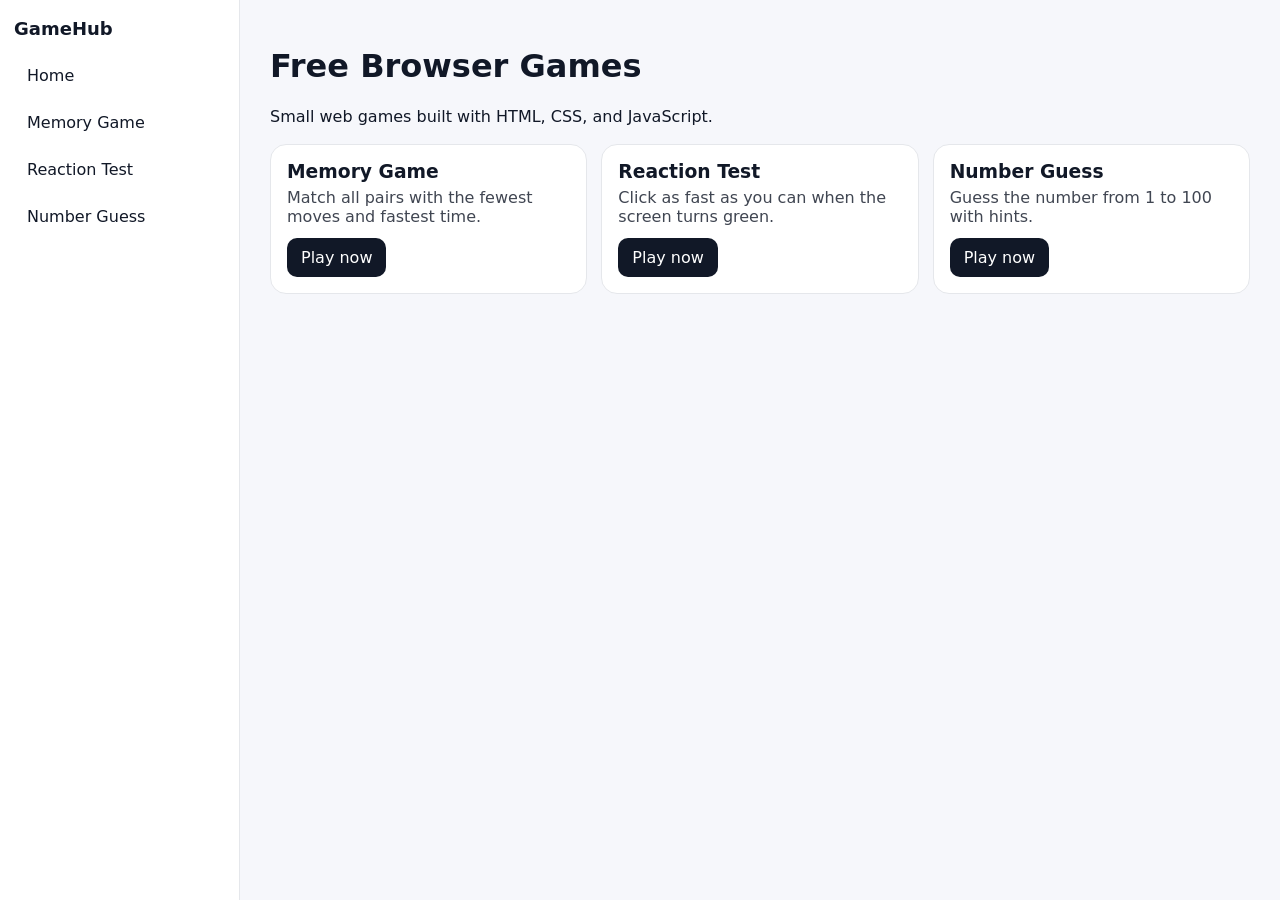
<file: index.html>
<!DOCTYPE html>
<html lang="en">
<head>
  <meta charset="UTF-8" />
  <meta name="viewport" content="width=device-width, initial-scale=1.0" />
  <title>Game Hub</title>
  <link rel="stylesheet" href="css/site.css" />
</head>
<body>
  <div class="layout">
    <aside class="sidebar">
      <div class="brand">GameHub</div>
      <nav class="nav">
        <a href="index.html">Home</a>
        <a href="games/memory/index.html">Memory Game</a>
        <a href="games/reaction/index.html">Reaction Test</a>
        <a href="games/guess/index.html">Number Guess</a>
      </nav>
    </aside>

    <main class="main">
      <div class="container">
        <h1>Free Browser Games</h1>
        <p>Small web games built with HTML, CSS, and JavaScript.</p>

        <div class="grid">
          <div class="card">
            <h3>Memory Game</h3>
            <p>Match all pairs with the fewest moves and fastest time.</p>
            <a class="btn" href="games/memory/index.html">Play now</a>
          </div>

          <div class="card">
            <h3>Reaction Test</h3>
            <p>Click as fast as you can when the screen turns green.</p>
            <a class="btn" href="games/reaction/index.html">Play now</a>
          </div>

          <div class="card">
            <h3>Number Guess</h3>
            <p>Guess the number from 1 to 100 with hints.</p>
            <a class="btn" href="games/guess/index.html">Play now</a>
          </div>
        </div>
      </div>
    </main>
  </div>
</body>
</html>
</file>
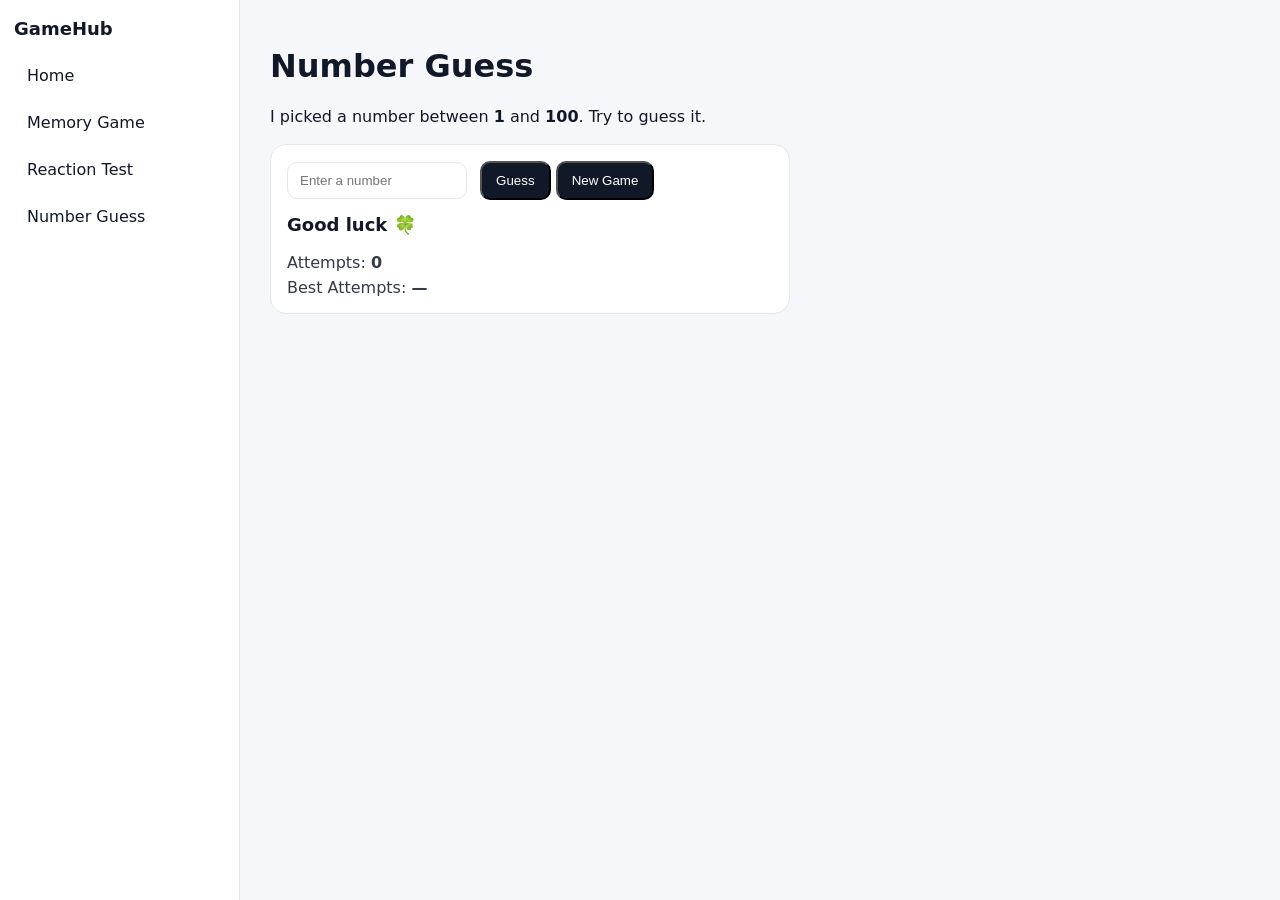
<file: games/guess/index.html>
<!DOCTYPE html>
<html lang="en">
<head>
  <meta charset="UTF-8" />
  <meta name="viewport" content="width=device-width, initial-scale=1.0" />
  <title>Number Guess</title>

  <link rel="stylesheet" href="../../css/site.css" />
  <link rel="stylesheet" href="style.css" />
</head>

<body>
  <div class="layout">
    <aside class="sidebar">
      <div class="brand">GameHub</div>
      <nav class="nav">
        <a href="../../index.html">Home</a>
        <a href="../memory/index.html">Memory Game</a>
        <a href="../reaction/index.html">Reaction Test</a>
        <a href="../guess/index.html">Number Guess</a>
      </nav>
    </aside>

    <main class="main">
      <div class="container">
        <h1>Number Guess</h1>
        <p>I picked a number between <strong>1</strong> and <strong>100</strong>. Try to guess it.</p>

        <div class="guess-card">
          <input id="guessInput" type="number" min="1" max="100" placeholder="Enter a number" />
          <button id="guessBtn" class="btn">Guess</button>
          <button id="newBtn" class="btn btn-light">New Game</button>

          <p class="message" id="message">Good luck 🍀</p>
          <p class="meta">Attempts: <strong id="attempts">0</strong></p>
          <p class="meta">Best Attempts: <strong id="bestAttempts">—</strong></p>
        </div>
      </div>
    </main>
  </div>

  <script src="script.js"></script>
</body>
</html>
</file>
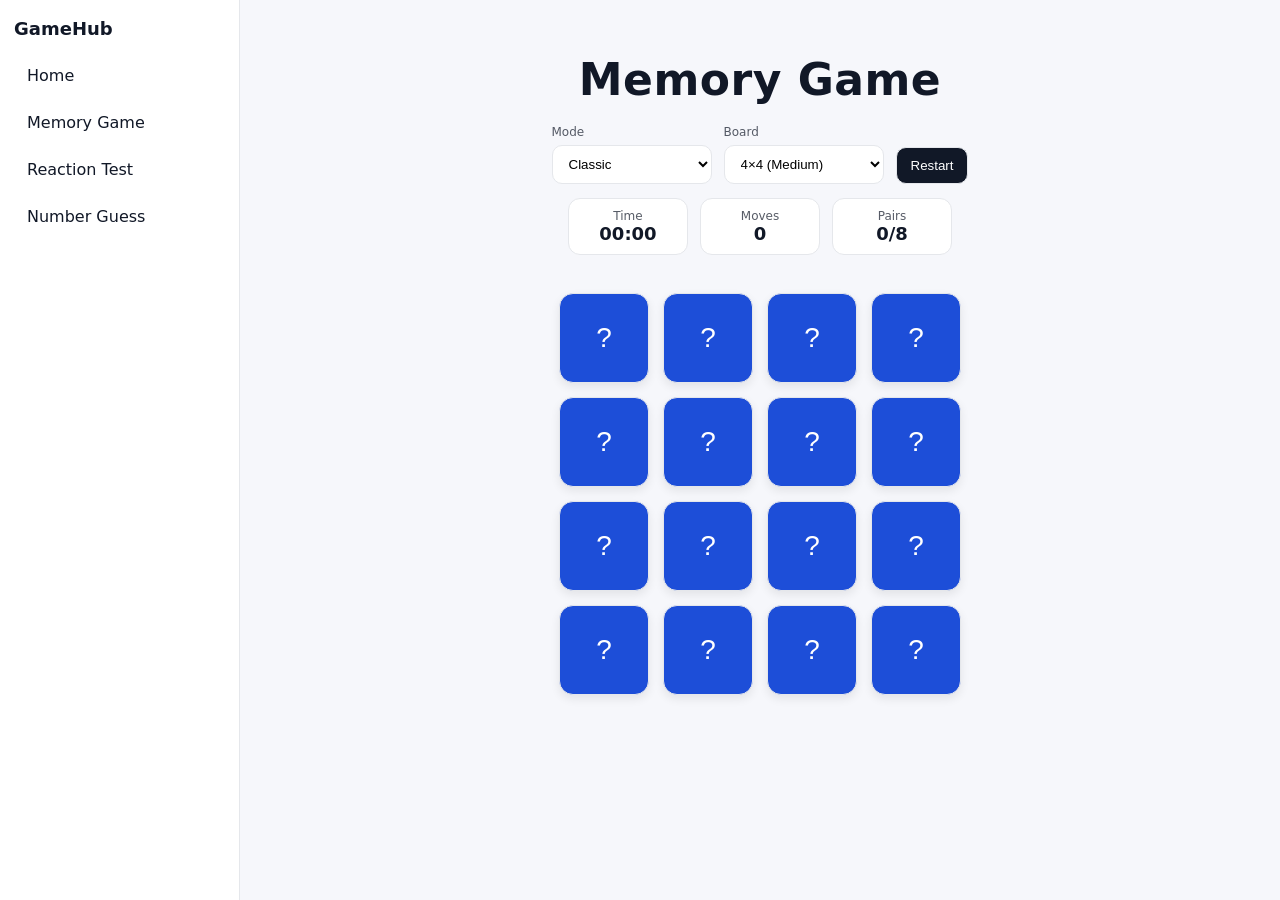
<file: games/memory/index.html>
<!doctype html>
<html lang="en">
  <head>
    <meta charset="UTF-8" />
    <meta name="viewport" content="width=device-width, initial-scale=1.0" />
    <title>Memory Game</title>
    <link rel="stylesheet" href="../../css/site.css">
    <link rel="stylesheet" href="style.css">
  </head>
<body>
  <div class="layout">
    <aside class="sidebar">
      <div class="brand">GameHub</div>
      <nav class="nav">
        <a href="../../index.html">Home</a>
        <a href="../memory/index.html">Memory Game</a>
        <a href="../reaction/index.html">Reaction Test</a>
        <a href="../guess/index.html">Number Guess</a>
      </nav>
    </aside>

    <main class="main">
      <div class="container">

        <!-- YOUR MEMORY GAME UI STARTS HERE -->
        <header class="top">
          <h1>Memory Game</h1>

          <div class="controls">
            <label class="control">
              <span>Mode</span>
              <select id="mode">
                <option value="classic">Classic</option>
                <option value="moves">Limited Moves</option>
                <option value="time">Beat the Clock</option>
              </select>
            </label>

            <label class="control">
              <span>Board</span>
              <select id="boardSize">
                <option value="4x2">4×2 (Easy)</option>
                <option value="4x4" selected>4×4 (Medium)</option>
                <option value="6x4">6×4 (Hard)</option>
              </select>
            </label>

            <button id="restartBtn" class="btn">Restart</button>
          </div>

          <div class="stats">
            <div class="stat"><span>Time</span><strong id="time">00:00</strong></div>
            <div class="stat"><span>Moves</span><strong id="moves">0</strong></div>
            <div class="stat"><span>Pairs</span><strong id="pairs">0/0</strong></div>
          </div>
        </header>

        <section id="gameBoard" class="board" aria-label="Memory game board"></section>

        <!-- your modal (if you have it) can stay here -->
        <div id="winModal" class="modal hidden" role="dialog" aria-modal="true" aria-labelledby="winTitle">
          <div class="modal-card">
            <h2 id="winTitle">You won! ✅</h2>
            <p class="modal-text">Time: <strong id="winTime">00:00</strong> · Moves: <strong id="winMoves">0</strong></p>
            <p class="modal-text">Best: <strong id="bestScore">—</strong></p>
            <div class="modal-actions">
              <button id="playAgainBtn" class="btn">Play again</button>
              <button id="closeModalBtn" class="btn btn-light">Close</button>
            </div>
          </div>
        </div>

        <!-- YOUR MEMORY GAME UI ENDS HERE -->

      </div>
    </main>
  </div>

  <script src="script.js"></script>
</body>
</html>
</file>
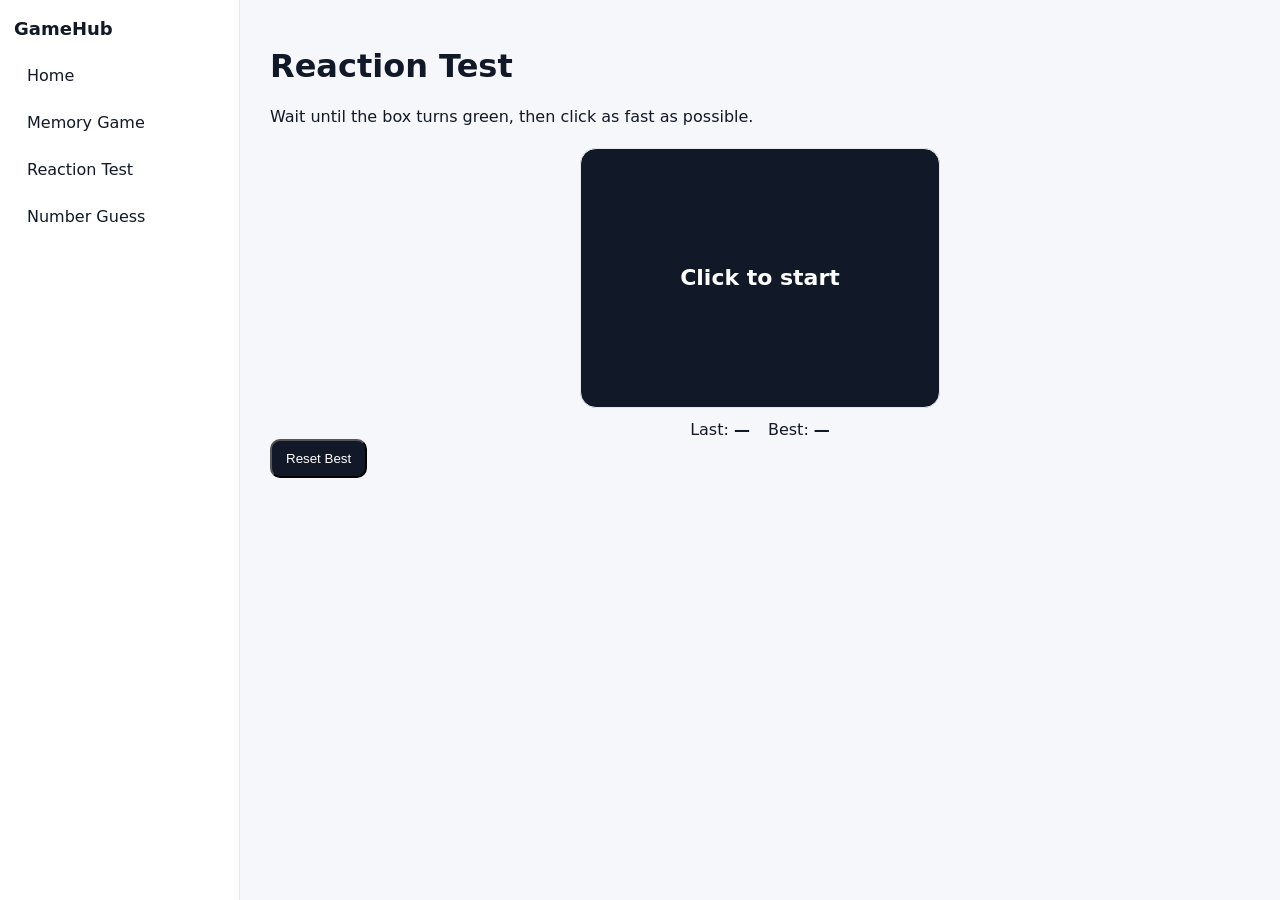
<file: games/reaction/index.html>
<!DOCTYPE html>
<html lang="en">
<head>
  <meta charset="UTF-8" />
  <meta name="viewport" content="width=device-width, initial-scale=1.0" />
  <title>Reaction Test</title>

  <link rel="stylesheet" href="../../css/site.css" />
  <link rel="stylesheet" href="style.css" />
</head>

<body>
  <div class="layout">
    <aside class="sidebar">
      <div class="brand">GameHub</div>
      <nav class="nav">
        <a href="../../index.html">Home</a>
        <a href="../memory/index.html">Memory Game</a>
        <a href="../reaction/index.html">Reaction Test</a>
        <a href="../guess/index.html">Number Guess</a>
      </nav>
    </aside>

    <main class="main">
      <div class="container">
        <h1>Reaction Test</h1>
        <p>Wait until the box turns green, then click as fast as possible.</p>

        <div id="box" class="reaction-box">Click to start</div>

        <div class="result">
          <div>Last: <strong id="last">—</strong></div>
          <div>Best: <strong id="best">—</strong></div>
        </div>

        <button id="resetBest" class="btn btn-light">Reset Best</button>
      </div>
    </main>
  </div>

  <script src="script.js"></script>
</body>
</html>
</file>
<file: css/site.css>
* { box-sizing: border-box; }
body {
  margin: 0;
  font-family: system-ui, -apple-system, Segoe UI, Roboto, Arial, sans-serif;
  background: #f6f7fb;
  color: #111827;
}

a { color: inherit; text-decoration: none; }

.layout {
  display: grid;
  grid-template-columns: 240px 1fr;
  min-height: 100vh;
}

.sidebar {
  background: #ffffff;
  border-right: 1px solid #e5e7eb;
  padding: 18px 14px;
}

.brand {
  font-weight: 800;
  font-size: 18px;
  margin-bottom: 16px;
}

.nav a {
  display: flex;
  padding: 10px 12px;
  border-radius: 10px;
  margin-bottom: 6px;
  border: 1px solid transparent;
}

.nav a:hover {
  background: #f3f4f6;
  border-color: #e5e7eb;
}

.main {
  padding: 26px 18px;
}

.container {
  max-width: 980px;
  margin: 0 auto;
}

.grid {
  display: grid;
  gap: 14px;
  grid-template-columns: repeat(auto-fit, minmax(240px, 1fr));
  margin-top: 18px;
}

.card {
  background: white;
  border: 1px solid #e5e7eb;
  border-radius: 16px;
  padding: 16px;
}

.card h3 { margin: 0 0 6px; }
.card p { margin: 0 0 12px; opacity: 0.8; }

.btn {
  display: inline-block;
  padding: 10px 14px;
  border-radius: 10px;
  background: #111827;
  color: white;
}

@media (max-width: 800px) {
  .layout { grid-template-columns: 1fr; }
  .sidebar { border-right: none; border-bottom: 1px solid #e5e7eb; }
}
</file>
<file: games/guess/style.css>
.guess-card {
  margin-top: 18px;
  background: white;
  border: 1px solid #e5e7eb;
  border-radius: 16px;
  padding: 16px;
  max-width: 520px;
}

#guessInput {
  width: 180px;
  padding: 10px 12px;
  border-radius: 10px;
  border: 1px solid #e5e7eb;
  margin-right: 8px;
}

.message {
  margin-top: 14px;
  font-size: 18px;
  font-weight: 700;
}

.meta { margin: 6px 0 0; opacity: 0.85; }
</file>
<file: games/memory/style.css>
* { box-sizing: border-box; }
body {
  margin: 0;
  font-family: system-ui, -apple-system, Segoe UI, Roboto, Arial, sans-serif;
  background: #f6f7fb;
  color: #111827;
}

.top {
  max-width: 980px;
  margin: 0 auto;
  padding: 28px 18px 10px;
  text-align: center;
}

h1 {
  margin: 0 0 14px;
  font-size: 44px;
  letter-spacing: 0.5px;
}

.controls {
  display: flex;
  gap: 12px;
  justify-content: center;
  align-items: end;
  flex-wrap: wrap;
  margin: 12px 0 14px;
}

.control {
  display: grid;
  gap: 6px;
  text-align: left;
}

.control span {
  font-size: 12px;
  opacity: 0.7;
}

select {
  padding: 10px 12px;
  border-radius: 10px;
  border: 1px solid #e5e7eb;
  background: white;
  min-width: 160px;
}

.btn {
  padding: 10px 14px;
  border-radius: 10px;
  border: 1px solid #e5e7eb;
  background: #111827;
  color: white;
  cursor: pointer;
}

.btn:active { transform: translateY(1px); }

.stats {
  display: flex;
  gap: 12px;
  justify-content: center;
  flex-wrap: wrap;
  margin: 14px 0 6px;
}

.stat {
  background: white;
  border: 1px solid #e5e7eb;
  padding: 10px 14px;
  border-radius: 12px;
  min-width: 120px;
}

.stat span {
  display: block;
  font-size: 12px;
  opacity: 0.7;
}

.stat strong { font-size: 18px; }

.board {
  max-width: 980px;
  margin: 22px auto 40px;
  padding: 0 18px;
  display: grid;
  gap: 14px;
  justify-content: center;
}
.card {
  width: 90px;
  height: 90px;
  border: none;
  background: transparent;
  padding: 0;
  cursor: pointer;
  perspective: 1000px;
  transition: transform 0.15s ease;
}

.card:hover {
  transform: translateY(-3px);
}

.card-inner {
  width: 100%;
  height: 100%;
  position: relative;
  border-radius: 14px;
  transform-style: preserve-3d;
  -webkit-transform-style: preserve-3d;
  transition: transform 0.45s ease;
}

.card.flipped .card-inner,
.card.matched .card-inner {
  transform: rotateY(180deg);
}

.card-face {
  position: absolute;
  inset: 0;
  border-radius: 14px;
  display: grid;
  place-items: center;
  font-size: 28px;
  user-select: none;
  backface-visibility: hidden;
  -webkit-backface-visibility: hidden;
  box-shadow: 0 4px 10px rgba(0, 0, 0, 0.08);
}


.card-front {
  background: #1d4ed8;
  color: white;
}

.card-back {
  background: white;
  color: #111827;
  border: 1px solid #e5e7eb;
  transform: rotateY(180deg);
}
.card-face {
  position: absolute;
  inset: 0;
  border-radius: 14px;
  display: grid;
  place-items: center;
  font-size: 28px;
  user-select: none;
  backface-visibility: hidden;
   -webkit-backface-visibility: hidden;
  border: 1px solid #e5e7eb;
  box-shadow: 0 4px 10px rgba(0, 0, 0, 0.08);
}

.card.matched .card-back {
  background: #dcfce7;
  border-color: #22c55e;
}
.modal.hidden { display: none; }

.modal {
  position: fixed;
  inset: 0;
  background: rgba(17, 24, 39, 0.55);
  display: grid;
  place-items: center;
  padding: 18px;
}

.modal-card {
  width: 100%;
  max-width: 420px;
  background: white;
  border-radius: 16px;
  padding: 18px;
  border: 1px solid #e5e7eb;
  box-shadow: 0 10px 30px rgba(0,0,0,0.18);
  text-align: center;
}

.modal-text { margin: 10px 0; }

.modal-actions {
  display: flex;
  gap: 10px;
  justify-content: center;
  margin-top: 14px;
  flex-wrap: wrap;
}

.btn.btn-light {
  background: white;
  color: #111827;
}

@keyframes shuffleMove {
  0%   { transform: translate(0, 0) rotate(0deg); }
  25%  { transform: translate(10px, -8px) rotate(2deg); }
  50%  { transform: translate(-12px, 6px) rotate(-2deg); }
  75%  { transform: translate(8px, 10px) rotate(1deg); }
  100% { transform: translate(0, 0) rotate(0deg); }
}

.card.shuffle {
  animation: shuffleMove 350ms ease-in-out 2;
}

.top {
  max-width: 900px;
  margin: 0 auto;
  text-align: center;
}

.top h1 {
  margin-bottom: 20px;
}
</file>
<file: games/reaction/style.css>
.reaction-box {
  width: min(360px, 90vw);
  height: 260px;
  margin: 22px auto 10px;
  border-radius: 16px;
  display: grid;
  place-items: center;
  font-size: 22px;
  font-weight: 700;
  color: white;
  user-select: none;
  cursor: pointer;
  border: 1px solid #e5e7eb;
  transition: transform 120ms ease;
}

.reaction-box:active {
  transform: scale(0.99);
}

.result {
  display: flex;
  justify-content: center;
  gap: 18px;
  margin-top: 12px;
}
</file>
